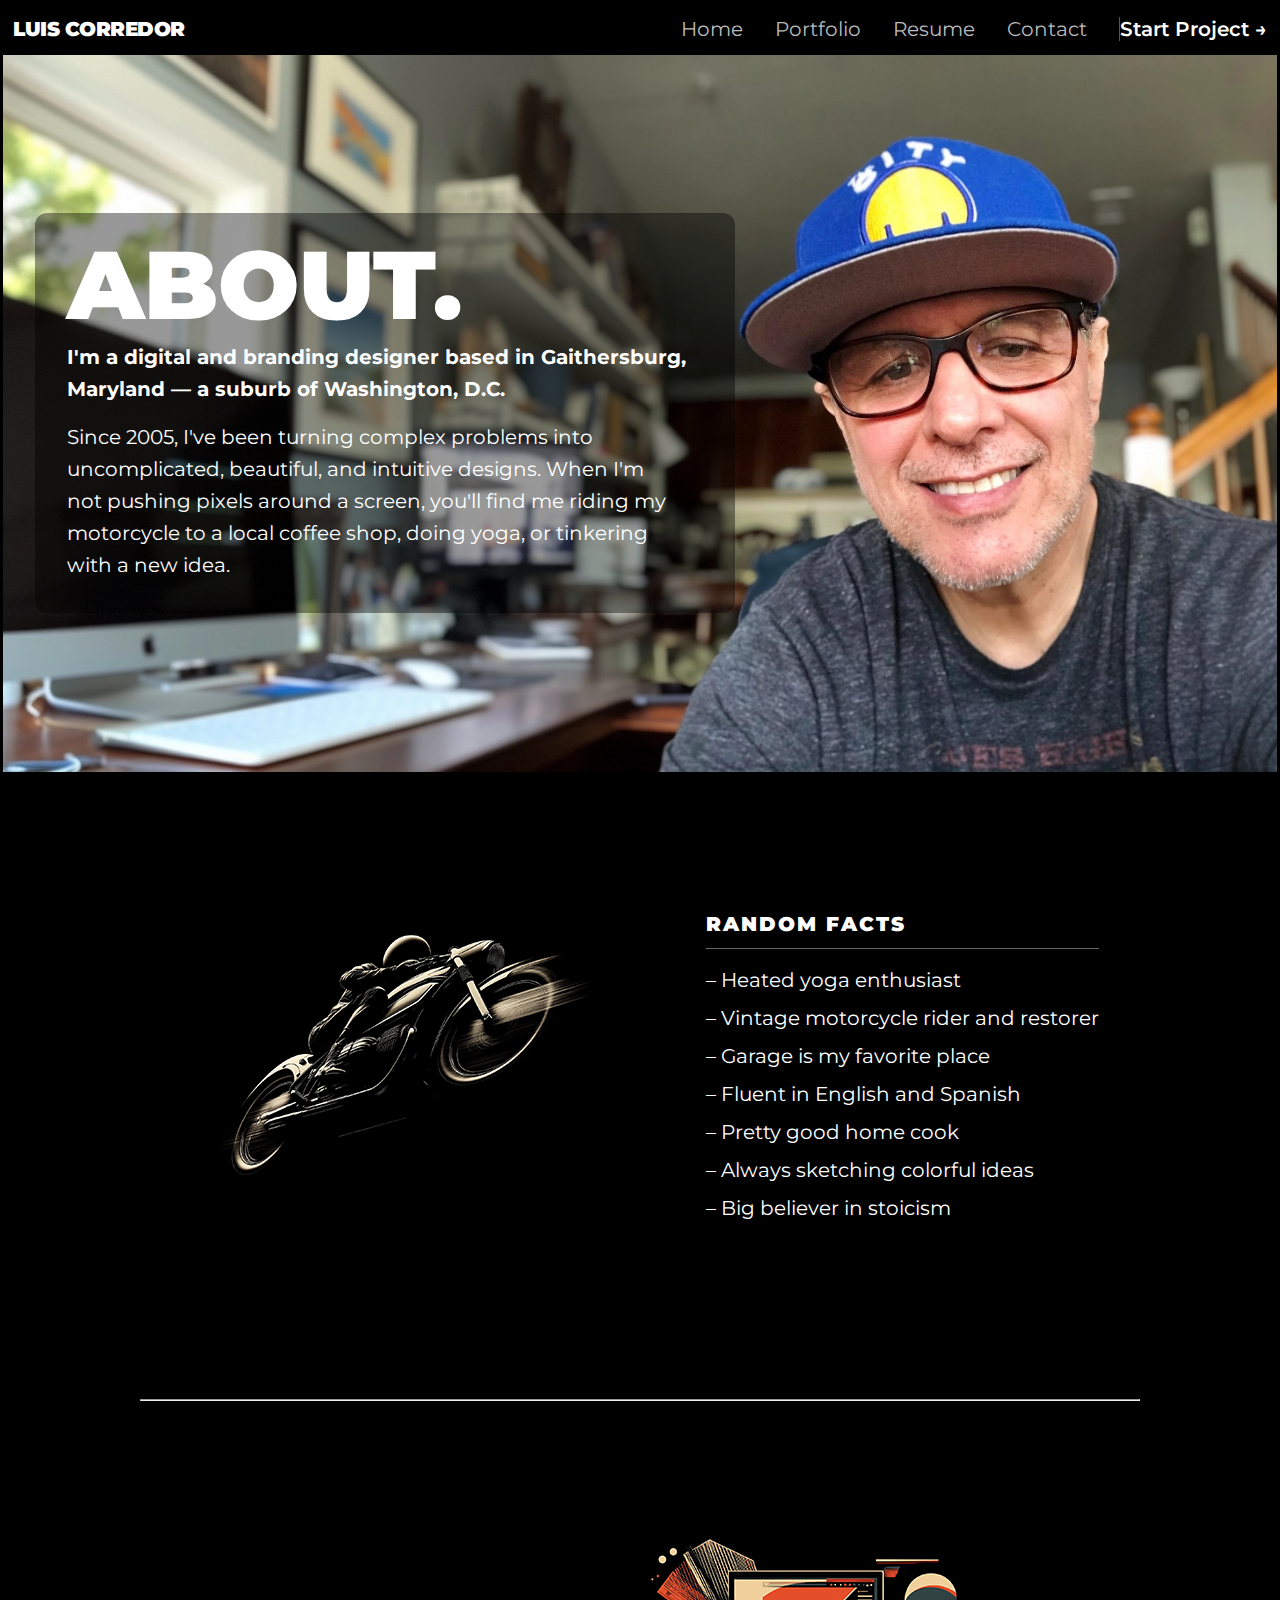
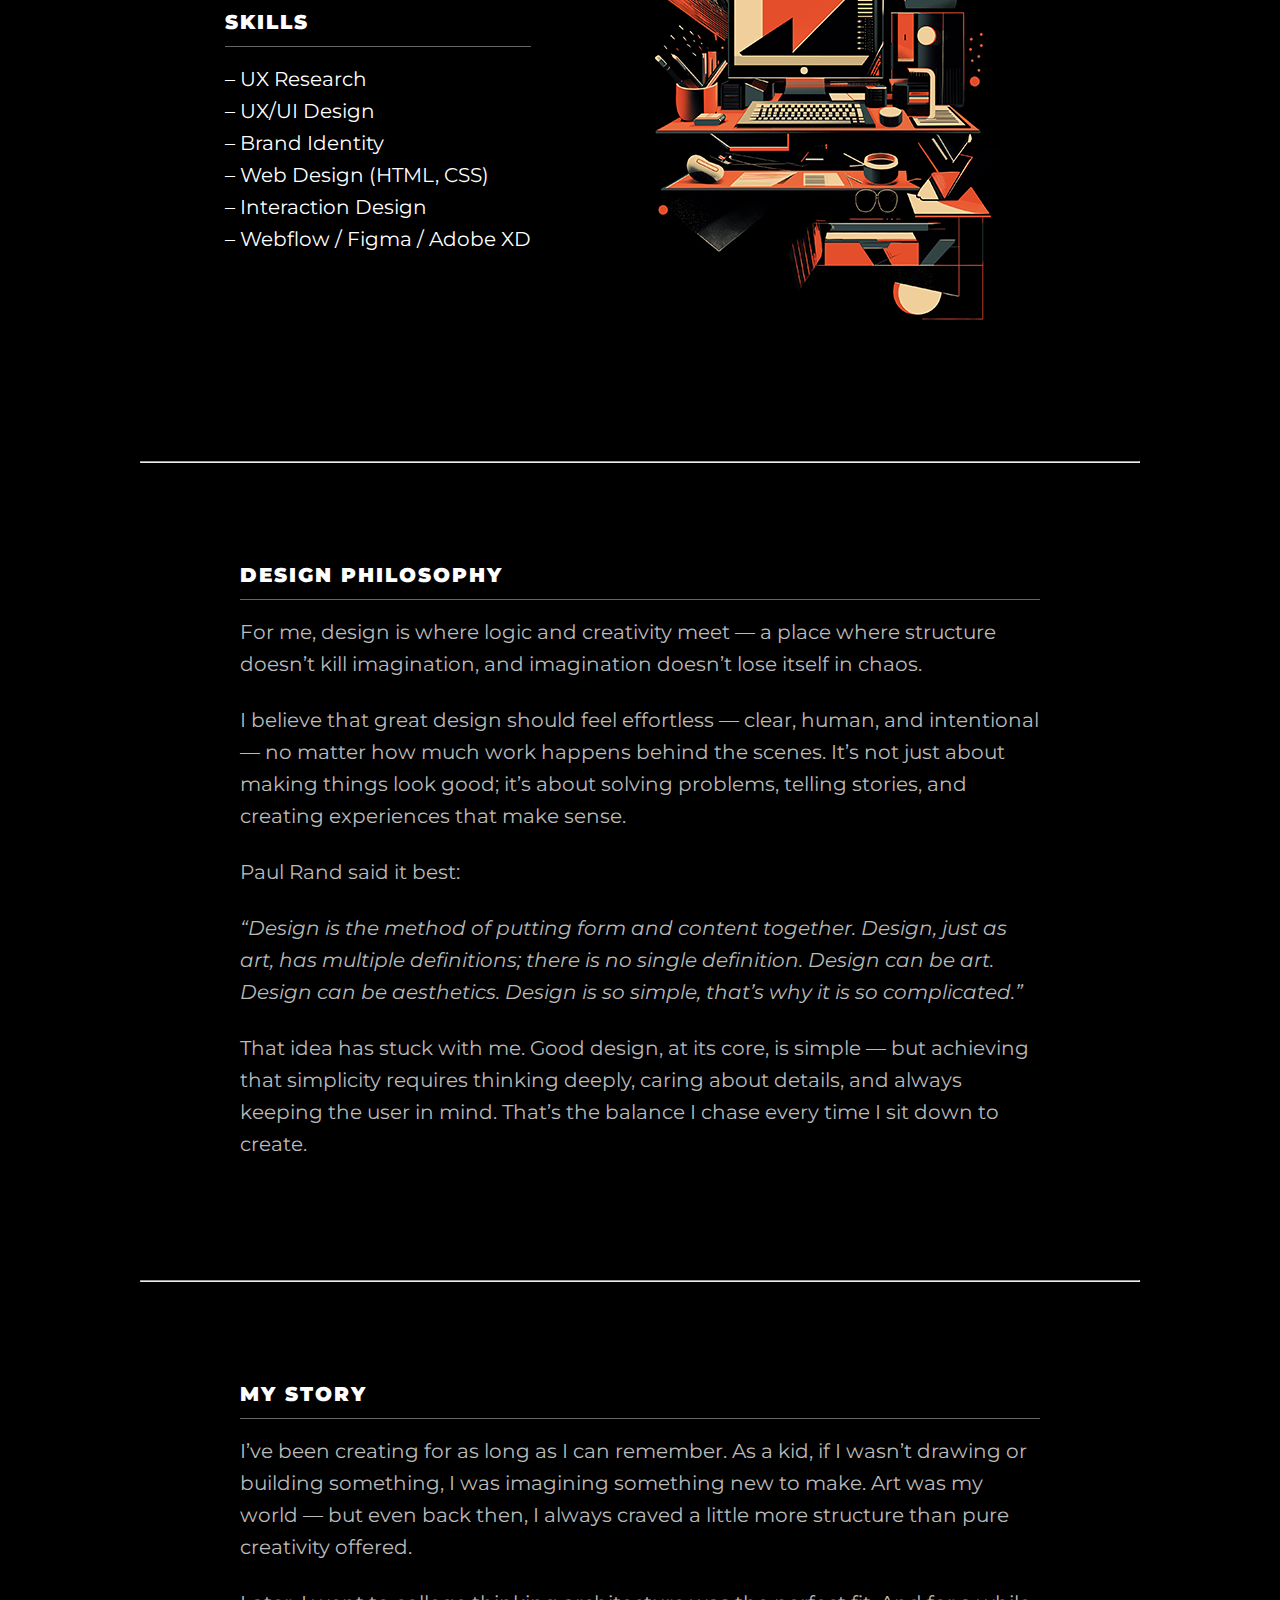
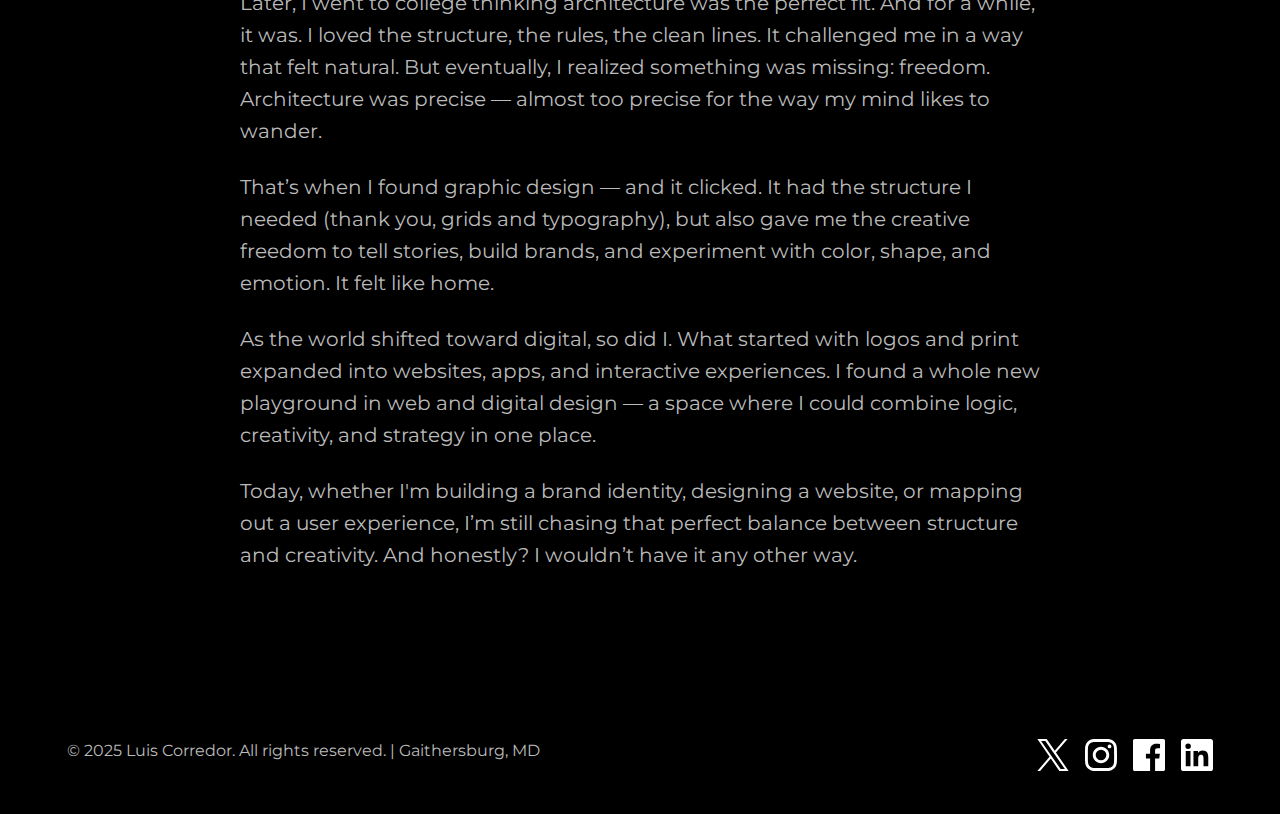
<file: about.html>
<!DOCTYPE html>
<html lang="en">
  <head>
    <meta charset="UTF-8" />
    <meta name="viewport" content="width=device-width, initial-scale=1.0" />
    <title>About | Luis Corredor</title>
    <link rel="stylesheet" href="css/style.css" />
    <link
      href="https://fonts.googleapis.com/css2?family=Montserrat:wght@400;900&display=swap"
      rel="stylesheet"
    />
  </head>

  <body class="about-page">
    <div class="page-wrapper">
      <!-- Navigation -->
      <nav class="site-nav">
        <div class="logo"><a href="index.html">LUIS CORREDOR</a></div>
        <div class="menu-toggle" id="menu-toggle">☰</div>
        <ul class="nav-links">
          <li><a href="index.html">Home</a></li>
          <li><a href="portfolio.html">Portfolio</a></li>
          <li><a href="resume.html">Resume</a></li>
          <li><a href="contact.html">Contact</a></li>
          <li><a href="#" class="cta">Start Project →</a></li>
        </ul>
      </nav>

      <!-- Hero Section -->
      <section class="about-hero">
        <div class="about-hero-content">
          <h1>About.</h1>
          <h2>
            I'm a digital and branding designer based in Gaithersburg, Maryland
            — a suburb of Washington, D.C.
          </h2>
          <p>
            Since 2005, I've been turning complex problems into uncomplicated,
            beautiful, and intuitive designs. When I'm not pushing pixels around
            a screen, you'll find me riding my motorcycle to a local coffee
            shop, doing yoga, or tinkering with a new idea.
          </p>
        </div>
      </section>

      <!-- Main Content -->
      <main>
        <!-- Random Facts Section -->
        <section class="about-facts section">
          <div class="about-content-wrapper">
            <div class="about-image">
              <img
                src="images/cafe_racer_460px.png"
                alt="Creative brain illustration"
              />
            </div>
            <div class="about-text">
              <h2 class="section-title">Random Facts</h2>
              <ul class="about-dashed-list">
                <li>Heated yoga enthusiast</li>
                <li>Vintage motorcycle rider and restorer</li>
                <li>Garage is my favorite place</li>
                <li>Fluent in English and Spanish</li>
                <li>Pretty good home cook</li>
                <li>Always sketching colorful ideas</li>
                <li>Big believer in stoicism</li>
              </ul>
            </div>
          </div>
          <hr class="section-divider" />
        </section>

        <!-- Skills Section -->
        <section class="about-skills section">
          <div class="about-content-wrapper skills-wrapper">
            <div class="about-text">
              <h2 class="section-title">Skills</h2>
              <ul class="about-dashed-list">
                <li>UX Research</li>
                <li>UX/UI Design</li>
                <li>Brand Identity</li>
                <li>Web Design (HTML, CSS)</li>
                <li>Interaction Design</li>
                <li>Webflow / Figma / Adobe XD</li>
              </ul>
            </div>
            <div class="about-image">
              <img src="images/skills.png" alt="Skills Image" />
            </div>
          </div>
        </section>
        <hr class="section-divider" />

        <!-- Design Philosophy Section -->
        <section class="about-philosophy section">
          <div class="about-content-wrapper">
            <div class="about-text">
              <h2 class="section-title">Design Philosophy</h2>

              <p>
                For me, design is where logic and creativity meet — a place
                where structure doesn’t kill imagination, and imagination
                doesn’t lose itself in chaos.
              </p>

              <p>
                I believe that great design should feel effortless — clear,
                human, and intentional — no matter how much work happens behind
                the scenes. It’s not just about making things look good; it’s
                about solving problems, telling stories, and creating
                experiences that make sense.
              </p>

              <p>Paul Rand said it best:</p>

              <p>
                <em
                  >“Design is the method of putting form and content together.
                  Design, just as art, has multiple definitions; there is no
                  single definition. Design can be art. Design can be
                  aesthetics. Design is so simple, that’s why it is so
                  complicated.”</em
                >
              </p>

              <p>
                That idea has stuck with me. Good design, at its core, is simple
                — but achieving that simplicity requires thinking deeply, caring
                about details, and always keeping the user in mind. That’s the
                balance I chase every time I sit down to create.
              </p>
            </div>
          </div>
        </section>
        <hr class="section-divider" />

        <!-- My Story Section -->
        <section class="about-story section">
          <div class="about-content-wrapper">
            <div class="about-text">
              <h2 class="section-title">My Story</h2>
              <p>
                I’ve been creating for as long as I can remember. As a kid, if I
                wasn’t drawing or building something, I was imagining something
                new to make. Art was my world — but even back then, I always
                craved a little more structure than pure creativity offered.
              </p>
              <p>
                Later, I went to college thinking architecture was the perfect
                fit. And for a while, it was. I loved the structure, the rules,
                the clean lines. It challenged me in a way that felt natural.
                But eventually, I realized something was missing: freedom.
                Architecture was precise — almost too precise for the way my
                mind likes to wander.
              </p>
              <p>
                That’s when I found graphic design — and it clicked. It had the
                structure I needed (thank you, grids and typography), but also
                gave me the creative freedom to tell stories, build brands, and
                experiment with color, shape, and emotion. It felt like home.
              </p>
              <p>
                As the world shifted toward digital, so did I. What started with
                logos and print expanded into websites, apps, and interactive
                experiences. I found a whole new playground in web and digital
                design — a space where I could combine logic, creativity, and
                strategy in one place.
              </p>
              <p>
                Today, whether I'm building a brand identity, designing a
                website, or mapping out a user experience, I’m still chasing
                that perfect balance between structure and creativity. And
                honestly? I wouldn’t have it any other way.
              </p>
            </div>
          </div>
        </section>
      </main>

      <!-- Footer -->
      <footer class="site-footer">
        <div class="footer-content">
          <div class="footer-left">
            <p>© 2025 Luis Corredor. All rights reserved. | Gaithersburg, MD</p>
          </div>
          <div class="social-icons">
            <a
              href="https://twitter.com/yourprofile"
              target="_blank"
              aria-label="Twitter"
            >
              <img src="images/x-icon.svg" alt="Twitter" />
            </a>
            <a
              href="https://instagram.com/yourprofile"
              target="_blank"
              aria-label="Instagram"
            >
              <img src="images/instagram-icon.svg" alt="Instagram" />
            </a>
            <a
              href="https://facebook.com/yourprofile"
              target="_blank"
              aria-label="Facebook"
            >
              <img src="images/facebook-icon.svg" alt="Facebook" />
            </a>
            <a
              href="https://linkedin.com/in/yourprofile"
              target="_blank"
              aria-label="LinkedIn"
            >
              <img src="images/linkedin-icon.svg" alt="LinkedIn" />
            </a>
          </div>
        </div>
      </footer>
    </div>

    <script src="js/particles-init.js"></script>
    <script src="js/menu-toggle.js"></script>
    <!-- Floating Start Project Form -->
    <div id="form-overlay" class="form-overlay" style="display: none">
      <div class="form-container">
        <a
          href="#"
          class="close-overlay"
          onclick="document.getElementById('form-overlay').style.display='none'"
          >×</a
        >
        <h2>Start a Project</h2>
        <form action="https://formspree.io/f/movdjnzd" method="POST">
          <input type="hidden" name="_next" value="thank-you.html" />
          <input type="text" name="_gotcha" style="display: none" />

          <label for="name">Full Name</label>
          <input type="text" id="name" name="name" required />

          <label for="email">Email Address</label>
          <input type="email" id="email" name="email" required />

          <label for="project-type">What do you need help with?</label>
          <select id="project-type" name="project-type">
            <option value="branding">Branding</option>
            <option value="web-design">Web Design</option>
            <option value="ux">UX Strategy</option>
            <option value="illustration">Illustration</option>
            <option value="other">Other</option>
          </select>

          <label for="message">Project Details</label>
          <textarea id="message" name="message" rows="4" required></textarea>

          <button type="submit" class="btn">Submit</button>
        </form>
      </div>
    </div>
    <script>
      document.querySelectorAll(".cta").forEach((link) => {
        link.addEventListener("click", function (e) {
          e.preventDefault();
          document.getElementById("form-overlay").style.display = "flex";
        });
      });
    </script>
  </body>
</html>
</file>
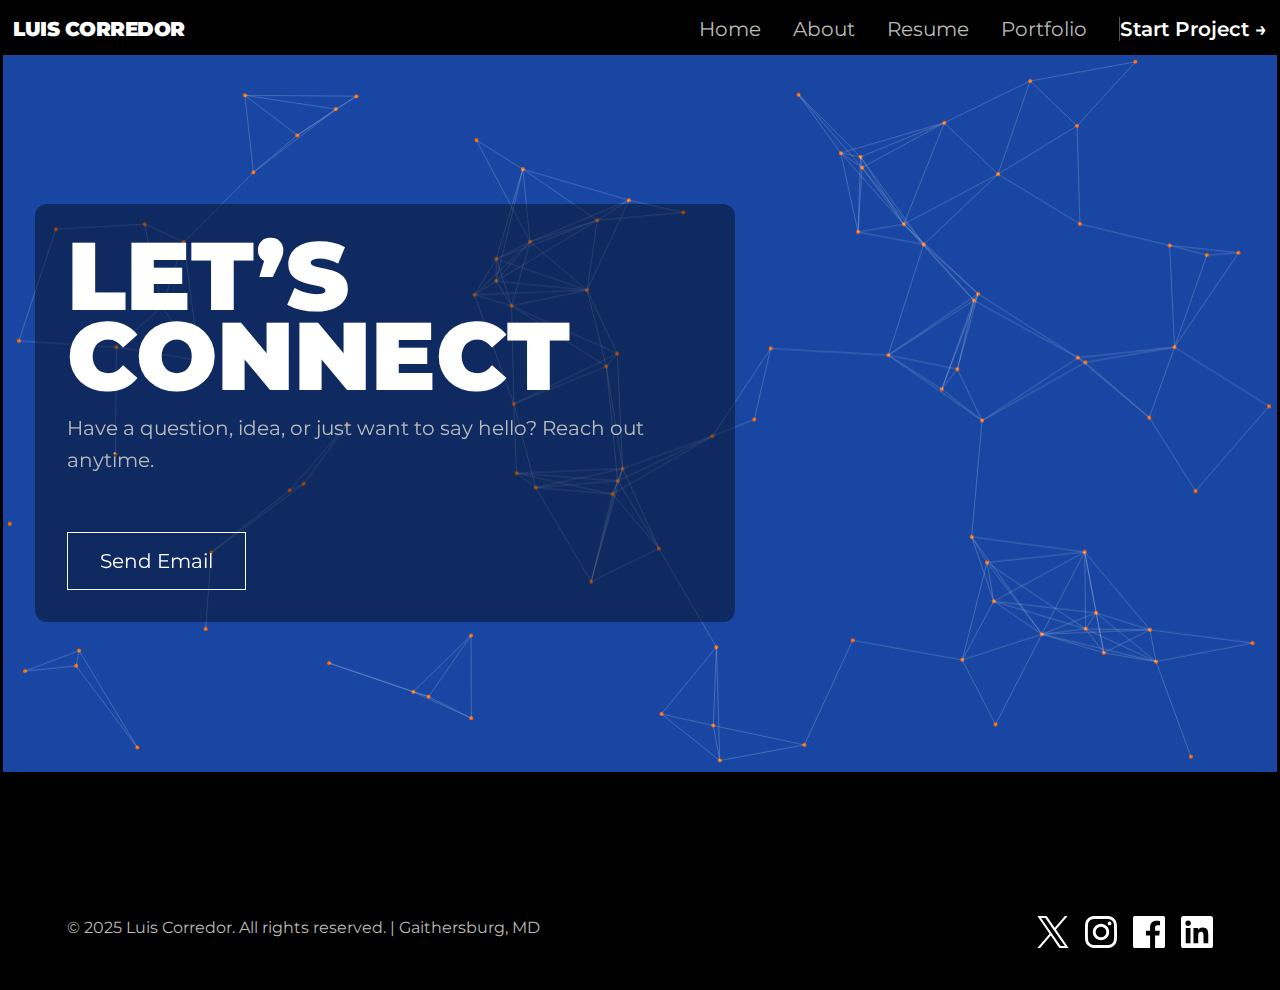
<file: contact.html>
<!DOCTYPE html>
<html lang="en">
  <head>
    <meta charset="UTF-8" />
    <meta name="viewport" content="width=device-width, initial-scale=1.0" />
    <title>Contact | Luis Corredor</title>
    <link rel="stylesheet" href="css/style.css" />
    <link
      href="https://fonts.googleapis.com/css2?family=Montserrat:wght@400;900&display=swap"
      rel="stylesheet"
    />
  </head>
  <body class="body-contact">
    <div class="page-wrapper">
      <nav class="site-nav">
        <div class="logo"><a href="index.html">LUIS CORREDOR</a></div>
        <div class="menu-toggle" id="menu-toggle">☰</div>
        <ul class="nav-links">
          <li><a href="index.html">Home</a></li>
          <li><a href="about.html">About</a></li>
          <li><a href="resume.html">Resume</a></li>
          <li><a href="portfolio.html">Portfolio</a></li>
          <li><a href="#" class="cta">Start Project →</a></li>
        </ul>
      </nav>

      <section class="contact-hero">
        <canvas id="hero-canvas"></canvas>
        <div class="contact-hero-content">
          <h1>Let’s Connect</h1>
          <p>
            Have a question, idea, or just want to say hello? Reach out anytime.
          </p>
          <a class="btn outline-btn" href="mailto:l.corredor@me.com"
            >Send Email</a
          >
        </div>
      </section>

      <footer class="site-footer">
        <div class="footer-content">
          <div class="footer-left">
            <p>© 2025 Luis Corredor. All rights reserved. | Gaithersburg, MD</p>
          </div>
          <div class="social-icons">
            <a
              href="https://twitter.com/yourprofile"
              target="_blank"
              aria-label="Twitter"
            >
              <img src="images/x-icon.svg" alt="Twitter" />
            </a>
            <a
              href="https://instagram.com/yourprofile"
              target="_blank"
              aria-label="Instagram"
            >
              <img src="images/instagram-icon.svg" alt="Instagram" />
            </a>
            <a
              href="https://facebook.com/yourprofile"
              target="_blank"
              aria-label="Facebook"
            >
              <img src="images/facebook-icon.svg" alt="Facebook" />
            </a>
            <a
              href="https://linkedin.com/in/yourprofile"
              target="_blank"
              aria-label="LinkedIn"
            >
              <img src="images/linkedin-icon.svg" alt="LinkedIn" />
            </a>
          </div>
        </div>
      </footer>
    </div>
    <script src="js/particles-resume.js"></script>
    <script src="js/menu-toggle.js"></script>

    <!-- Floating Start Project Form -->
    <div id="form-overlay" class="form-overlay" style="display: none">
      <div class="form-container">
        <a
          href="#"
          class="close-overlay"
          onclick="document.getElementById('form-overlay').style.display='none'"
          >×</a
        >
        <h2>Start a Project</h2>
        <form action="https://formspree.io/f/movdjnzd" method="POST">
          <input type="hidden" name="_next" value="thank-you.html" />
          <input type="text" name="_gotcha" style="display: none" />
          <label for="name">Full Name</label>
          <input type="text" id="name" name="name" required />
          <label for="email">Email Address</label>
          <input type="email" id="email" name="email" required />
          <label for="project-type">What do you need help with?</label>
          <select id="project-type" name="project-type">
            <option value="branding">Branding</option>
            <option value="web-design">Web Design</option>
            <option value="ux">UX Strategy</option>
            <option value="illustration">Illustration</option>
            <option value="other">Other</option>
          </select>
          <label for="message">Project Details</label>
          <textarea id="message" name="message" rows="4" required></textarea>
          <button type="submit" class="btn">Submit</button>
        </form>
      </div>
    </div>

    <script>
      document.querySelectorAll(".cta").forEach((link) => {
        link.addEventListener("click", function (e) {
          e.preventDefault();
          document.getElementById("form-overlay").style.display = "flex";
        });
      });
    </script>
  </body>
</html>
</file>
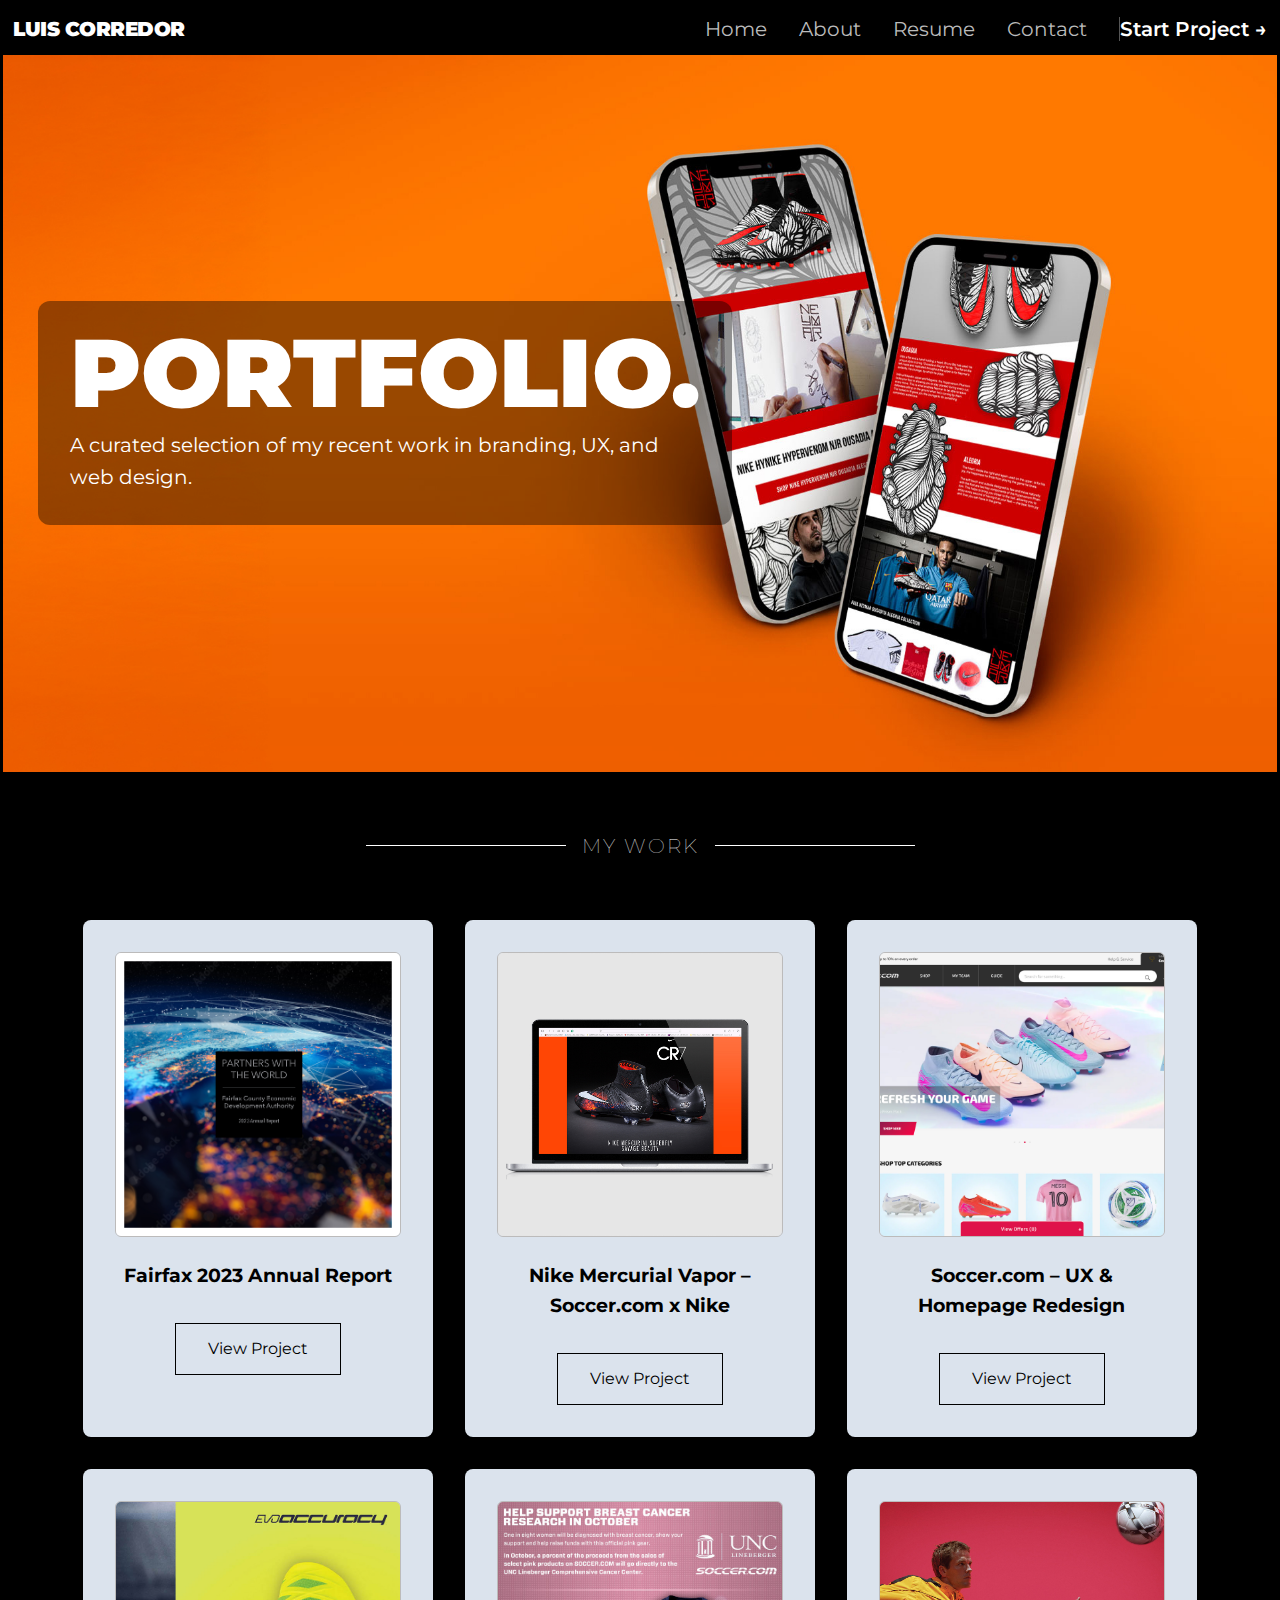
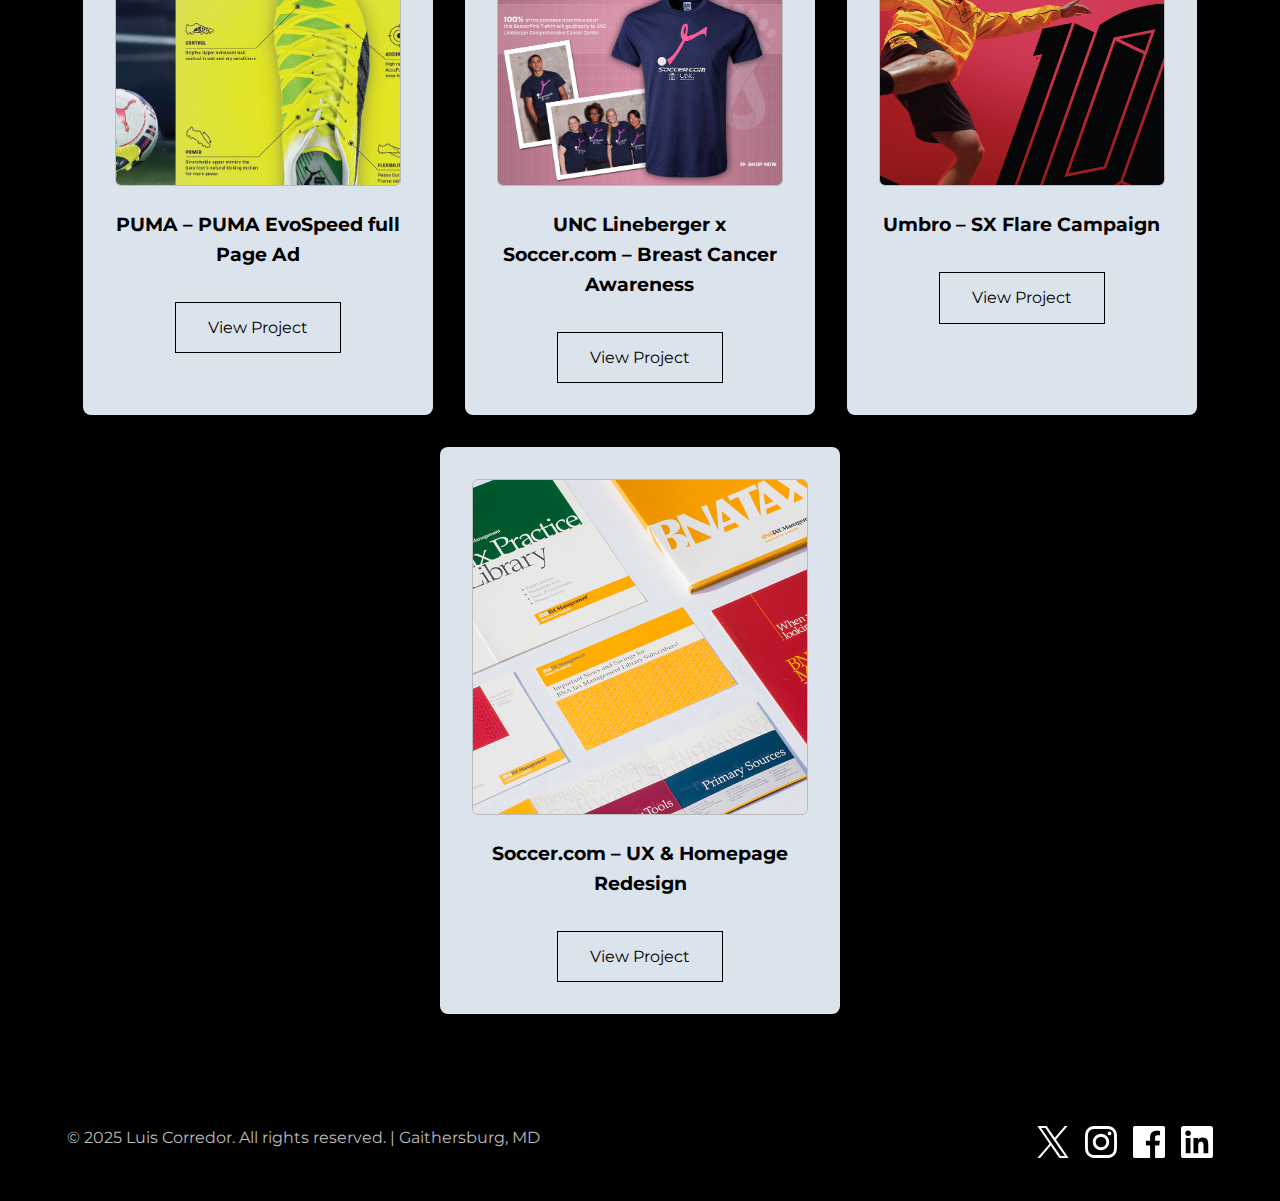
<file: portfolio.html>
<!DOCTYPE html>
<html lang="en">
  <head>
    <meta charset="UTF-8" />
    <meta name="viewport" content="width=device-width, initial-scale=1.0" />
    <title>Portfolio | Luis Corredor</title>
    <link rel="stylesheet" href="css/style.css" />
    <link
      href="https://fonts.googleapis.com/css2?family=Montserrat:wght@400;900&display=swap"
      rel="stylesheet"
    />
    <style>
      .portfolio-hero {
        background: url("../images/project3-hero.jpg") no-repeat center center;
        background-size: cover;
      }
    </style>
  </head>

  <body class="body-portfolio">
    <div class="page-wrapper">
      <!-- Navigation -->
      <nav class="site-nav">
        <div class="logo"><a href="index.html">LUIS CORREDOR</a></div>
        <div class="menu-toggle" id="menu-toggle">☰</div>
        <ul class="nav-links">
          <li><a href="index.html">Home</a></li>
          <li><a href="about.html">About</a></li>
          <!-- <-- This line changed -->
          <li><a href="resume.html">Resume</a></li>
          <li><a href="contact.html">Contact</a></li>
          <li><a href="#" class="cta">Start Project →</a></li>
        </ul>
      </nav>

      <!-- Hero Section -->
      <section class="portfolio-hero">
        <div class="portfolio-hero-content">
          <h1>Portfolio.</h1>
          <h2>
            A curated selection of my recent work in branding, UX, and web
            design.
          </h2>
        </div>
      </section>
      <!-- Main Content -->
      <main>
        <section class="projects section">
          <div class="projects-header">
            <hr class="line" />
            <h2>MY WORK</h2>
            <hr class="line" />
          </div>
          <div class="portfolio-project-cards" style="display: flex; flex-wrap: wrap; gap: 2rem; justify-content: center;">
            <!-- Project 1 -->
            <div class="portfolio-project-card" style="flex: 1 1 calc(33.333% - 2rem); max-width: calc(33.333% - 2rem);">
              <img
                src="images/fairfax_2023_ar_cover.jpg"
                alt="Fairfax County 2023 Annual Report Cover"
                class="project-image"
              />
              <h3>Fairfax 2023 Annual Report</h3>
              <a href="#" class="btn" onclick="openOverlay('project1')"
                >View Project</a
              >
            </div>

            <!-- Project 2 -->
            <div class="portfolio-project-card" style="flex: 1 1 calc(33.333% - 2rem); max-width: calc(33.333% - 2rem);">
              <img
                src="images/nike_merc_lp.jpg"
                alt="Nike Mercurial Vapor Project Thumbnail"
                class="project-image"
              />
              <h3>Nike Mercurial Vapor – Soccer.com x Nike</h3>
              <a href="#" class="btn" onclick="openOverlay('project2')"
                >View Project</a
              >
            </div>

            <!-- Project 3 -->
            <div class="portfolio-project-card" style="flex: 1 1 calc(33.333% - 2rem); max-width: calc(33.333% - 2rem);">
              <img
                src="images/soccer_sq.jpg"
                alt="Soccer.com Project Thumbnail"
                class="project-image"
              />
              <h3>Soccer.com – UX & Homepage Redesign</h3>
              <a href="#" class="btn" onclick="openOverlay('project3')"
                >View Project</a
              >
            </div>

            <!-- Project 4 -->
            <div class="portfolio-project-card" style="flex: 1 1 calc(33.333% - 2rem); max-width: calc(33.333% - 2rem);">
              <img
                src="images/puma_ evo_ad_sq.jpg"
                alt="Project Thumbnail Placeholder"
                class="project-image"
              />
              <h3>PUMA – PUMA EvoSpeed full Page Ad</h3>
              <a href="#" class="btn" onclick="openOverlay('project4')"
                >View Project</a
              >
            </div>

            <!-- Project 5 -->
            <div class="portfolio-project-card" style="flex: 1 1 calc(33.333% - 2rem); max-width: calc(33.333% - 2rem);">
              <img
                src="images/unc_sq.jpg"
                alt="Project Thumbnail Placeholder"
                class="project-image"
              />
              <h3>UNC Lineberger x Soccer.com – Breast Cancer Awareness</h3>
              <a href="#" class="btn" onclick="openOverlay('project5')"
                >View Project</a
              >
            </div>

            <!-- Project 6 -->
            <div class="portfolio-project-card" style="flex: 1 1 calc(33.333% - 2rem); max-width: calc(33.333% - 2rem);">
              <img
                src="images/owen_sq.jpg"
                alt="Project Thumbnail Placeholder"
                class="project-image"
              />
              <h3>Umbro – SX Flare Campaign</h3>
              <a href="#" class="btn" onclick="openOverlay('project6')"
                >View Project</a
              >
            </div>

            <!-- Project 7 -->
            <div class="portfolio-project-card">
              <img
                src="images/bna_tax_sq.jpg"
                alt="Project Thumbnail Placeholder"
                class="project-image"
              />
              <h3>Soccer.com – UX & Homepage Redesign</h3>
              <a href="#" class="btn" onclick="openOverlay('project7')"
                >View Project</a
              >
            </div>
          </div>
        </section>
      </main>

      <!-- Footer -->
      <footer class="site-footer">
        <div class="footer-content">
          <div class="footer-left">
            <p>© 2025 Luis Corredor. All rights reserved. | Gaithersburg, MD</p>
          </div>
          <div class="social-icons">
            <a
              href="https://twitter.com/yourprofile"
              target="_blank"
              aria-label="Twitter"
            >
              <img src="images/x-icon.svg" alt="Twitter" />
            </a>
            <a
              href="https://instagram.com/yourprofile"
              target="_blank"
              aria-label="Instagram"
            >
              <img src="images/instagram-icon.svg" alt="Instagram" />
            </a>
            <a
              href="https://facebook.com/yourprofile"
              target="_blank"
              aria-label="Facebook"
            >
              <img src="images/facebook-icon.svg" alt="Facebook" />
            </a>
            <a
              href="https://linkedin.com/in/yourprofile"
              target="_blank"
              aria-label="LinkedIn"
            >
              <img src="images/linkedin-icon.svg" alt="LinkedIn" />
            </a>
          </div>
        </div>
      </footer>
    </div>
    <!-- end page-wrapper -->

    <script src="js/particles-init.js"></script>
    <script src="js/menu-toggle.js"></script>

    <!-- Floating Start Project Form -->
    <div id="form-overlay" class="form-overlay" style="display: none">
      <div class="form-container">
        <a
          href="#"
          class="close-overlay"
          onclick="document.getElementById('form-overlay').style.display='none'"
          >×</a
        >
        <h2>Start a Project</h2>
        <form action="https://formspree.io/f/movdjnzd" method="POST">
          <input type="hidden" name="_next" value="thank-you.html" />
          <input type="text" name="_gotcha" style="display: none" />
          <label for="name">Full Name</label>
          <input type="text" id="name" name="name" required />
          <label for="email">Email Address</label>
          <input type="email" id="email" name="email" required />
          <label for="project-type">What do you need help with?</label>
          <select id="project-type" name="project-type">
            <option value="branding">Branding</option>
            <option value="web-design">Web Design</option>
            <option value="ux">UX Strategy</option>
            <option value="illustration">Illustration</option>
            <option value="other">Other</option>
          </select>
          <label for="message">Project Details</label>
          <textarea id="message" name="message" rows="4" required></textarea>
          <button type="submit" class="btn">Submit</button>
        </form>
      </div>
    </div>

    <script>
      document.querySelectorAll(".cta").forEach((link) => {
        link.addEventListener("click", function (e) {
          e.preventDefault();
          document.getElementById("form-overlay").style.display = "flex";
        });
      });

      function openOverlay(id) {
        document.getElementById(id).style.display = "flex";
      }
    </script>

    <!-- Project 1 Overlay -->
    <div id="project1" class="project-overlay scroll" style="display: none">
      <div class="form-container project-overlay-container">
        <a
          href="#"
          class="close-overlay scroll-overlay-close"
          onclick="document.getElementById('project1').style.display='none'"
          >×</a
        >
        <div class="image-scroll-area" style="max-height: 70vh">
          <img
            src="images/faifax_800w.jpg"
            alt="Fairfax County 2023 Annual Report Full Preview"
            class="project-preview-img"
            style="max-width: 100%; height: auto"
          />
        </div>
        <div class="fixed-overlay-description">
          <div class="nike-meta fixed-meta">
            <h2>Fairfax 2023 Annual Report</h2>
            <p>
              <strong>Client:</strong> Fairfax County Economic Development
              Authority
            </p>
            <p><strong>Role:</strong> Lead Designer</p>
            <p><strong>Tools:</strong> Adobe InDesign, Photoshop</p>
            <p><strong>Course:</strong> Professional Freelance Project</p>
            <p>
              Designed the Fairfax County Economic Development Authority’s 2023
              annual report, balancing corporate polish with engaging data
              visuals. Focused on clarity, layout flow, and integrating branding
              with accessibility. Oversaw the layout of over 20 pages, charts,
              and callouts designed to appeal to business stakeholders and local
              government audiences.
            </p>
          </div>
        </div>
      </div>
    </div>

    <!-- Project 2 Overlay -->
    <div id="project2" class="project-overlay scroll" style="display: none">
      <div
        class="form-container project-overlay-container"
        style="
          max-height: 90vh;
          height: 90vh;
          display: flex;
          flex-direction: column;
          justify-content: space-between;
        "
      >
        <a
          href="#"
          class="close-overlay scroll-overlay-close"
          onclick="document.getElementById('project2').style.display='none'"
          >×</a
        >
        <div
          class="image-scroll-area"
          style="overflow-y: auto; max-height: 70vh"
        >
          <img
            src="images/nike_mercurial_vapor.jpg"
            alt="Nike Mercurial Vapor Project Full Preview"
            style="max-width: 100%; height: auto"
          />
        </div>
        <div class="fixed-overlay-description">
          <div class="nike-meta fixed-meta">
            <h2>Nike Mercurial Vapor – Soccer.com x Nike</h2>
            <p><strong>Client:</strong> Nike (via Soccer.com)</p>
            <p>
              <strong>Role:</strong> Web Designer, Art Director, Photographer
            </p>
            <p><strong>Year:</strong> 2023</p>
            <p>
              This project was a landing page for the Nike Mercurial Vapor shoe.
              I collaborated with Nike while freelancing for Soccer.com. I led
              the photography direction and editing, and handled all web design.
              The goal was to create an immersive digital experience for the
              shoe’s launch.
            </p>
          </div>
        </div>
      </div>
    </div>

    <!-- Project 3 Overlay -->
    <div id="project3" class="project-overlay scroll" style="display: none">
      <div
        class="form-container project-overlay-container"
        style="
          max-height: 90vh;
          height: 90vh;
          display: flex;
          flex-direction: column;
          justify-content: space-between;
        "
      >
        <a
          href="#"
          class="close-overlay scroll-overlay-close"
          onclick="document.getElementById('project3').style.display='none'"
          >×</a
        >
        <div
          class="image-scroll-area"
          style="overflow-y: auto; max-height: 70vh"
        >
          <img
            src="images/soccer_home.jpg"
            alt="Soccer.com Full Homepage Preview"
            style="max-width: 100%; height: auto"
          />
        </div>
        <div class="fixed-overlay-description">
          <div class="nike-meta fixed-meta">
            <h2>Soccer.com – UX & Homepage Redesign</h2>
            <p><strong>Client:</strong> Soccer.com</p>
            <p><strong>Role:</strong> Lead Designer</p>
            <p><strong>Tools:</strong> Adobe XD, Photoshop, Illustrator</p>
            <p><strong>Years:</strong> 2013–2023</p>
            <p>
              For over a decade, I have led the design evolution of Soccer.com’s
              digital presence. This homepage redesign focused on reducing
              friction in the user journey, simplifying category navigation, and
              enhancing overall visual hierarchy for better product
              discoverability. With extensive A/B testing and user feedback, the
              design refined calls to action, prioritized key product lines, and
              aligned closely with seasonal campaigns to drive conversion.
            </p>
          </div>
        </div>
      </div>
    </div>
    <!-- Project 4 Overlay -->
    <div id="project4" class="project-overlay scroll" style="display: none">
      <div class="form-container project-overlay-container">
        <a
          href="#"
          class="close-overlay scroll-overlay-close"
          onclick="document.getElementById('project4').style.display='none'"
          >×</a
        >
        <div class="image-scroll-area" style="overflow-y: auto; max-height: 70vh">
          <img
            src="images/puma_ evo_ad.jpg"
            alt="PUMA EvoSpeed Full Page Ad"
            style="max-width: 100%; height: auto"
          />
        </div>
        <div class="fixed-overlay-description">
          <div class="nike-meta fixed-meta">
            <h2>PUMA – EvoSpeed Campaign</h2>
            <p><strong>Client:</strong> PUMA</p>
            <p><strong>Role:</strong> Campaign Designer</p>
            <p><strong>Tools:</strong> Photoshop, Illustrator, InDesign</p>
            <p><strong>Year:</strong> 2023</p>
            <p>Collaborated with PUMA to design a high-impact campaign for the launch of the EvoSpeed shoe. Deliverables included digital and print ads, social graphics, and in-store retail displays — all unified under a bold, speed-driven design language tailored to their global audience.</p>
          </div>
        </div>
      </div>
    </div>
          <!-- Project 5 Overlay -->
    <div id="project5" class="project-overlay scroll" style="display: none">
      <div class="form-container project-overlay-container">
        <a
          href="#"
          class="close-overlay scroll-overlay-close"
          onclick="document.getElementById('project5').style.display='none'"
          >×</a
        >
        <div class="image-scroll-area" style="overflow-y: auto; max-height: 70vh">
          <img
            src="images/unc_landing_page.jpg"
            alt="UNC Lineberger x Soccer.com – Breast Cancer Awareness Campaign"
            style="max-width: 100%; height: auto"
          />
        </div>
        <div class="fixed-overlay-description">
          <div class="nike-meta fixed-meta">
            <h2>UNC Lineberger x Soccer.com – Breast Cancer Awareness Campaign</h2>
            <p><strong>Client:</strong> Soccer.com, UNC Lineberger Comprehensive Cancer Center</p>
            <p><strong>Role:</strong> Art Director, Designer</p>
            <p><strong>Tools:</strong> Photoshop, InDesign</p>
            <p><strong>Year:</strong> 2018</p>
            <p>I donated my time and design skills to support the UNC Lineberger Cancer Center during Breast Cancer Awareness Month. This campaign aimed to raise funds and awareness through a collection of limited-edition pink gear. Assets included a responsive landing page, promotional graphics, and digital banners used across web, email, and social. All proceeds from the gear went directly to cancer research and patient support programs.</p>
          </div>
        </div>
      </div>
    </div>
          <!-- Project 6 Overlay -->
    <div id="project6" class="project-overlay scroll" style="display: none">
      <div class="form-container project-overlay-container">
        <a
          href="#"
          class="close-overlay scroll-overlay-close"
          onclick="document.getElementById('project6').style.display='none'"
          >×</a
        >
        <div class="image-scroll-area" style="overflow-y: auto; max-height: 70vh">
          <img
            src="images/owen_ad.jpg"
            alt="Umbro SX Flare Ad"
            style="max-width: 100%; height: auto"
          />
        </div>
        <div class="fixed-overlay-description">
          <div class="nike-meta fixed-meta">
            <h2>Umbro - Soocer.com – SX Flare Campaign</h2>
            <p><strong>Client:</strong> Umbro</p>
            <p><strong>Role:</strong> Lead Designer, Illustrator</p>
            <p><strong>Tools:</strong> Photoshop, Illustrator</p>
            <p><strong>Year:</strong> 2010</p>
            <p>
              Collaborated with Umbro to design a striking visual campaign for the SX Flare cleat, highlighting performance and flair. My role included leading the design direction and producing all illustrative elements featured in the final campaign, which appeared across web, print, and in-store displays.
            </p>
          </div>
        </div>
      </div>
    </div>
    <!-- Project 7 Overlay -->
    <div id="project7" class="project-overlay scroll" style="display: none">
      <div class="form-container project-overlay-container">
        <a href="#" class="close-overlay scroll-overlay-close" onclick="document.getElementById('project7').style.display='none'">×</a>
        <div class="image-scroll-area" style="overflow-y: auto; max-height: 70vh">
          <img src="images/bnatax.jpg" alt="BNA Tax Management Marketing Materials" style="max-width: 100%; height: auto" />
        </div>
        <div class="fixed-overlay-description">
          <div class="nike-meta fixed-meta">
            <h2>BNA Tax Management – Marketing & Sales Collateral</h2>
            <p><strong>Client:</strong> BNA Tax Management</p>
            <p><strong>Role:</strong> Art Director, Designer</p>
            <p><strong>Tools:</strong> InDesign, Illustrator, Photoshop</p>
            <p><strong>Year:</strong> 2018</p>
            <p>
              Led the creative direction and execution of a full marketing and sales collateral package for BNA Tax Management. This included custom-designed brochures, product guides, direct mail inserts, and premium die-cut presentation folders. The cohesive system emphasized accessibility, clarity, and strong brand alignment, supporting BNA’s position as a leader in professional tax resources.
            </p>
          </div>
        </div>
      </div>
    </div>
  </body>
</html>
</file>
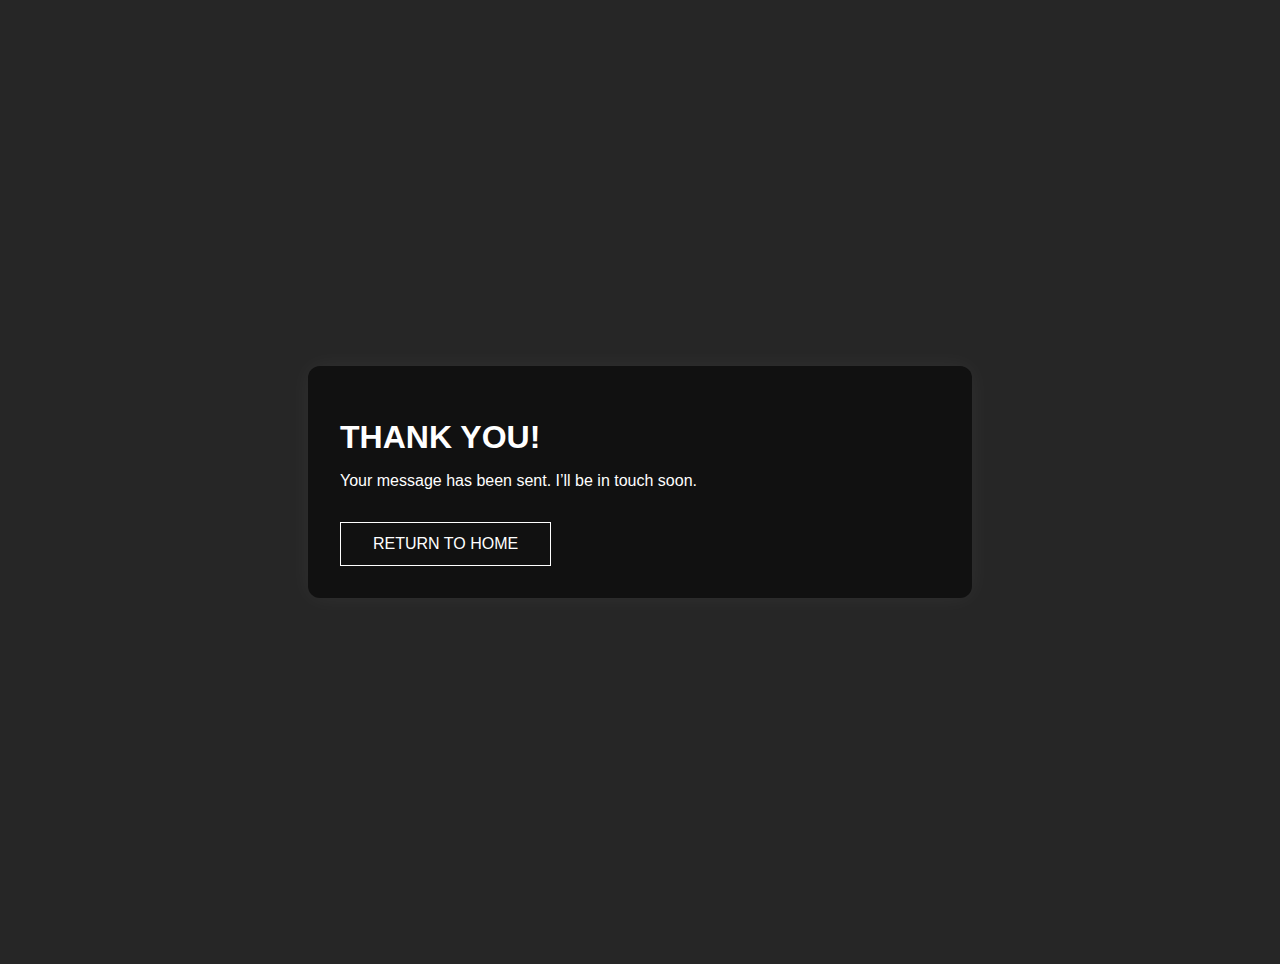
<file: thank-you.html>
<!DOCTYPE html>
<html lang="en">
  <head>
    <meta charset="UTF-8" />
    <title>Thank You</title>
    <style>
      body {
        background-color: rgba(0, 0, 0, 0.85);
        font-family: "Montserrat", sans-serif;
        margin: 0;
        padding: 2rem;
        display: flex;
        justify-content: center;
        align-items: center;
        height: 100vh;
      }

      .thank-you-message {
        background: #111;
        color: #fff;
        padding: 2rem;
        border-radius: 12px;
        max-width: 600px;
        width: 100%;
        text-align: left;
        box-shadow: 0 0 25px rgba(255, 255, 255, 0.05);
      }

      h1 {
        font-size: 2rem;
        margin-bottom: 1rem;
        text-transform: uppercase;
      }

      p {
        font-size: 1rem;
        margin-bottom: 2rem;
      }

      a {
        display: inline-block;
        background: none;
        border: 1px solid #fff;
        color: #fff;
        padding: 0.75rem 2rem;
        font-size: 1rem;
        text-decoration: none;
        text-transform: uppercase;
        transition: background 0.3s ease, color 0.3s ease;
        border-radius: 0;
      }

      a:hover {
        background-color: #fff;
        color: #000;
      }
    </style>
  </head>
  <body>
    <div class="thank-you-message">
      <h1>Thank You!</h1>
      <p>Your message has been sent. I’ll be in touch soon.</p>
      <a href="index.html">Return to Home</a>
    </div>
    <script>
      setTimeout(() => {
        window.location.href = "index.html";
      }, 5000);
    </script>
  </body>
</html>
</file>
<file: css/style.css>
* {
  margin: 0;
  padding: 0;
  box-sizing: border-box;
}

html {
  font-size: 100%;
  max-width: 100%;
  overflow-x: hidden;
}
body {
  background-color: #000;
  color: #fff;
  font-family: "Montserrat", sans-serif;
  font-weight: 400;
  font-size: 1rem;
  line-height: 1.6;
  min-height: 100vh;
  max-width: 100%;
  overflow-x: hidden;
}

.btn {
  display: inline-block;
  padding: 0.75rem 2rem;
  border: 1px solid #fff;
  color: #fff;
  text-decoration: none;
  transition: background-color 0.3s ease, color 0.3s ease;
  margin-top: 1.5rem;
}

.btn:hover {
  background-color: #fff;
  color: #000;
}

/* ==========================================================================
   2. GLOBAL COMPONENTS
   ========================================================================== */

/* Navigation, Footer, Cards, Overlay, Social, etc. (finalized, deduplicated below) */

/* ==========================================================================
   3. HOMEPAGE STYLES
   ========================================================================== */

/* ==========================================================================
   4. ABOUT PAGE STYLES
   ========================================================================== */
/* ==========================================================================
   1. GLOBAL RESET
   ========================================================================== */
* {
  margin: 0;
  padding: 0;
  box-sizing: border-box;
}
html {
  font-size: 100%;
  max-width: 100%;
  overflow-x: hidden;
}
body {
  background-color: #000;
  color: #fff;
  font-family: "Montserrat", sans-serif;
  font-weight: 400;
  font-size: 1rem;
  line-height: 1.6;
  min-height: 100vh;
  max-width: 100%;
  overflow-x: hidden;
}

/* ==========================================================================
   2. GLOBAL COMPONENTS
   ========================================================================== */
.btn {
  display: inline-block;
  padding: 0.75rem 2rem;
  border: 1px solid #fff;
  color: #fff;
  text-decoration: none;
  transition: background-color 0.3s ease, color 0.3s ease;
  margin-top: 1.5rem;
}
.btn:hover {
  background-color: #fff;
  color: #000;
}
.site-nav {
  display: flex;
  justify-content: space-between;
  align-items: center;
  background-color: #000;
  color: #fff;
  font-size: 1.25rem;
  padding: 10px 10px;
}
.logo {
  font-weight: 900;
  font-size: 1.25rem;
  letter-spacing: -0.5px;
}
.nav-links {
  list-style: none;
  display: flex;
  gap: 2rem;
}
.nav-links a {
  color: #bbb;
  text-decoration: none;
  transition: color 0.3s ease;
}
.nav-links a:hover {
  color: #fff;
}
.nav-links .cta {
  font-weight: 600;
  color: #fff;
  border-left: 1px solid #555;
}
.logo a {
  color: #ffffff;
  text-decoration: none;
}
.logo a:visited,
.logo a:hover,
.logo a:active,
.logo a:focus {
  color: #ffffff;
  text-decoration: none;
}
.page-wrapper {
  max-width: 1440px;
  margin: 0 auto;
  padding: 0.2rem;
}
.menu-toggle {
  display: none;
  font-size: 2rem;
  cursor: pointer;
  user-select: none;
}
.social-icons {
  display: flex;
  justify-content: flex-end;
  gap: 1rem;
  margin-top: 1rem;
}
.social-icons a img {
  width: 32px;
  height: 32px;
  transition: opacity 0.3s ease;
}
.social-icons a img:hover {
  opacity: 0.7;
}
.footer {
  position: absolute;
  bottom: 0;
  left: 0;
  width: 100%;
  color: #fff;
  display: flex;
  justify-content: space-between;
  align-items: flex-end;
  padding: 10px 20px;
  z-index: 3;
}
.footer-section {
  font-size: 1.25rem;
  line-height: 1.6;
  background-color: rgba(0, 255, 255, 0);
  flex: 1;
  text-align: center;
}
.footer-right {
  text-align: right;
}
.footer-section a {
  color: #fff;
  text-decoration: none;
  font-weight: 400;
  transition: font-weight 0.2s ease, color 0.2s ease;
}
.footer-section a:hover,
.footer-section a:active {
  font-weight: 700;
  color: #ffffff;
}
.site-footer {
  background: #000000;
  color: #bbb;
  padding: 2rem 4rem;
  font-size: 1rem;
  width: 100%;
  max-width: 1440px;
  margin: 0 auto;
}
.footer-content {
  display: flex;
  flex-direction: row;
  justify-content: space-between;
  align-items: center;
}

/* ==========================================================================
   3. HOMEPAGE STYLES
   ========================================================================== */
/* (Add homepage-specific styles here if needed) */

/* ==========================================================================
   4. ABOUT PAGE STYLES
   ========================================================================== */
main {
  max-width: 1000px;
  margin: 0 auto;
}
.about-page .about-intro,
.about-page .about-split,
.about-page .about-facts,
.about-page .about-skills,
.about-page .about-philosophy,
.about-page .about-story {
  margin-bottom: 6rem;
}
.about-page .about-facts-container {
  display: flex;
  align-items: center;
  justify-content: space-between;
  width: 100%;
  max-width: 1000px;
  margin: 0 auto 6rem auto;
  padding: 4rem 2rem;
  gap: 4rem;
}
.about-page .about-intro h1 {
  font-size: 3rem;
  font-weight: 900;
  text-align: center;
  margin-bottom: 1rem;
}
.about-page .about-intro p {
  font-size: 1.25rem;
  text-align: center;
  color: #bbb;
}
.about-page .about-split {
  display: flex;
  justify-content: space-between;
  gap: 2rem;
  flex-wrap: wrap;
}
.about-page .about-split .split-left,
.about-page .about-split .split-right {
  flex: 1;
  min-width: 280px;
}
.about-page .about-split h2 {
  font-size: 1.5rem;
  margin-bottom: 1rem;
}
.about-page .about-split ul {
  list-style: none;
}
.about-page .about-split li {
  margin-bottom: 0.5rem;
}
.about-page .about-hero {
  display: flex;
  justify-content: center;
  align-items: center;
  position: relative;
  width: 100%;
  background: url("../images/lec.png") no-repeat center center;
  background-size: cover;
  overflow: hidden;
  z-index: 1;
  aspect-ratio: 16 / 9;
  padding: 0;
}
.about-page .about-hero-content {
  position: relative;
  z-index: 1;
  color: white;
  text-align: left;
  padding: 2rem;
  background-color: rgba(0, 0, 0, 0.4);
  border-radius: 12px;
  max-width: 700px;
  margin-right: 40%;
  display: flex;
  flex-direction: column;
  align-items: flex-start;
}
.about-page .about-hero-content h1 {
  font-weight: 900;
  font-size: 6em;
  text-transform: uppercase;
  color: #ffffff;
  margin: 0;
  padding: 0;
  width: 100%;
  text-align: left;
  line-height: 5rem;
}
.about-page .about-hero-content h2 {
  font-family: "Montserrat", sans-serif;
  font-size: 1.25rem;
  font-weight: 700;
  color: #fff;
  text-transform: none;
  margin-top: 1rem;
}
.about-page .about-hero-content p {
  font-weight: 400;
  font-size: 1.25rem;
  color: #ffffff;
  max-width: 600px;
  margin-top: 1rem;
}
.about-page .about-facts ul {
  list-style: none;
  text-align: center;
  padding: 0;
}
.about-page .about-facts li {
  margin-bottom: 0.5rem;
  text-align: left;
  line-height: 1.5;
  font-size: 1.25rem;
}
.skills-grid {
  display: grid;
  grid-template-columns: repeat(auto-fit, minmax(150px, 1fr));
  gap: 1rem;
  text-align: center;
}
.about-page .about-facts h2,
.about-page .about-philosophy h2,
.about-page .about-story h2 {
  margin-top: 0;
}
.about-page .about-philosophy p,
.about-page .about-story p {
  font-size: 1.25rem;
  color: #bbb;
  line-height: 1.8;
  max-width: 800px;
  margin: 0 auto;
  text-align: left;
}
.about-page .about-content-wrapper {
  display: flex;
  align-items: center;
  justify-content: center;
  gap: 4rem;
  width: 100%;
  max-width: 1000px;
  margin: 4rem 0rem;
  padding: 0;
}
.about-page .about-image img {
  width: 460px;
  height: 460px;
  object-fit: contain;
}
.about-page .about-text {
  max-width: 800px;
  text-align: left;
  font-size: 1.25rem;
}
.about-page .about-text h2 {
  font-size: 1.25rem;
  font-weight: 900;
  letter-spacing: 0.1em;
  color: #fff;
  text-transform: uppercase;
  margin-bottom: 1rem;
  text-align: left;
  white-space: nowrap;
}
.about-page .about-text p {
  font-size: 1.25rem;
  color: #bbb;
  line-height: 1.6;
  text-align: left;
  margin-bottom: 1.5rem;
}
.about-page .about-dashed-list {
  list-style: none;
  padding-left: 0;
}
.about-page .about-dashed-list li::before {
  content: "– ";
  color: #fff;
}
.about-page .section-divider {
  width: 1000px;
  height: 1px;
  background-color: #666;
  margin: 6rem auto;
}
.section-divider-wrapper {
  margin: 0 auto;
  padding: 0;
}

/* ==========================================================================
   5. PORTFOLIO PAGE STYLES
   ========================================================================== */
body.body-portfolio .portfolio-hero {
  display: flex;
  justify-content: center;
  align-items: center;
  position: relative;
  width: 100%;
  background-size: cover;
  overflow: hidden;
  z-index: 1;
  aspect-ratio: 16 / 9;
}
body.body-portfolio .portfolio-hero-content {
  position: relative;
  z-index: 1;
  color: white;
  text-align: left;
  padding: 2rem;
  background-color: rgba(0, 0, 0, 0.4);
  border-radius: 12px;
  max-width: 700px;
  margin-right: 40%;
  display: flex;
  flex-direction: column;
  align-items: flex-start;
}
body.body-portfolio .portfolio-hero-content h1 {
  font-weight: 900;
  font-size: 6rem;
  text-transform: uppercase;
  color: #ffffff;
  margin: 0;
  padding: 0;
  width: 100%;
  text-align: left;
  line-height: 5rem;
}
body.body-portfolio .portfolio-hero-content h2 {
  font-size: 1.25rem;
  font-weight: 400;
  color: #ffffff;
  max-width: 600px;
  margin-top: 1rem;
}
body.body-portfolio main {
  max-width: 1440px;
  width: 100%;
  margin: 0 auto;
}

/* ==========================================================================
   6. RESUME PAGE STYLES
   ========================================================================== */
.resume-hero {
  display: flex;
  justify-content: center;
  align-items: center;
  background: url("../images/project3-hero.jpeg") no-repeat center center;
  background-size: cover;
  aspect-ratio: 16 / 9;
  position: relative;
  margin-bottom: 6rem;
}
.resume-hero-content {
  background-color: rgba(0, 0, 0, 0.5);
  padding: 2rem;
  border-radius: 12px;
  max-width: 700px;
  color: #fff;
  margin-right: 40%;
  display: flex;
  flex-direction: column;
  align-items: flex-start;
}
.resume-hero-content h1 {
  font-weight: 900;
  font-size: 6rem;
  text-transform: uppercase;
  color: #ffffff;
  margin: 0;
  padding: 0;
  width: 100%;
  text-align: left;
  line-height: 5rem;
}
.resume-hero-content h2 {
  font-family: "Montserrat", sans-serif;
  font-size: 1.25rem;
  font-weight: 700;
  color: #fff;
  text-transform: none;
  margin-top: 1rem;
}
.resume-content p {
  max-width: 1000px;
  margin: 0 auto 1.5rem auto;
  color: #bbb;
  line-height: 1.8;
  font-size: 1.25rem;
  font-weight: 400;
}
.resume-section {
  margin-top: 6rem;
  margin-bottom: 6rem;
}
.section-title {
  font-size: 1.25rem;
  font-weight: 900;
  letter-spacing: 0.1em;
  text-transform: uppercase;
  margin-bottom: 2rem;
  color: #fff;
  border-bottom: 1px solid #666;
  padding-bottom: 0.5rem;
}
.resume-job {
  margin-bottom: 3rem;
}
.resume-job h3 {
  font-size: 1.25rem;
  text-transform: uppercase;
  font-weight: 100;
  color: #fff;
  margin-bottom: 0.5rem;
}
.resume-job p {
  margin-bottom: 0.75rem;
}
.resume-job ul {
  list-style: disc;
  margin-top: 0.5rem;
  font-size: 1.25rem;
}
.resume-job li {
  margin-bottom: 0.5rem;
}
.resume-section p,
.resume-section li {
  font-size: 1.25rem;
  font-weight: 400;
  color: #bbb;
  line-height: 1.8;
  max-width: 1000px;
}
.resume-download {
  text-align: center;
  margin-bottom: 4rem;
}
.resume-download .btn {
  background-color: #fff;
  color: #000;
  padding: 0.75rem 1.5rem;
  border-radius: 4px;
  font-weight: 600;
  text-decoration: none;
  display: inline-block;
  transition: background-color 0.3s ease, color 0.3s ease;
}
.resume-download .btn:hover {
  background-color: #ddd;
  color: #000;
}
.skills-tags span {
  background-color: #171717;
  color: #fff;
  padding: 0.5rem 1rem;
  border-radius: 8px;
  font-size: 1rem;
  font-weight: 500;
  white-space: nowrap;
}
.skills-category {
  margin-bottom: 3rem;
}
.skills-category h3 {
  font-size: 1.125rem;
  font-weight: 700;
  color: #fff;
  margin-bottom: 1rem;
}

/* ==========================================================================
   7. CONTACT PAGE STYLES
   ========================================================================== */
.contact-hero {
  position: relative;
  background-color: #111;
  color: #fff;
  display: flex;
  justify-content: center;
  align-items: center;
  aspect-ratio: 16 / 9;
  overflow: hidden;
  margin-bottom: 6rem;
}
.contact-hero canvas {
  position: absolute;
  top: 0;
  left: 0;
  width: 100%;
  height: 100%;
  z-index: 0;
}
.contact-hero-content {
  position: relative;
  z-index: 1;
  color: white;
  text-align: left;
  padding: 2rem;
  background-color: rgba(0, 0, 0, 0.4);
  border-radius: 12px;
  max-width: 700px;
  margin-right: 40%;
  display: flex;
  flex-direction: column;
  align-items: flex-start;
}
.contact-hero-content h1 {
  font-size: 6rem;
  line-height: 5rem;
  font-weight: 900;
  text-transform: uppercase;
  margin-bottom: 1rem;
  color: #fff;
  text-align: left;
}
.contact-hero-content p {
  font-size: 1.25rem;
  color: #bbb;
  margin-bottom: 2rem;
}
.contact-hero-content .btn {
  display: inline-block;
  padding: 0.75rem 2rem;
  border: 1px solid #fff;
  color: #fff;
  text-decoration: none;
  transition: background-color 0.3s ease, color 0.3s ease;
  margin-top: 1.5rem;
  border-radius: 0;
  font-size: 1.25rem;
  text-align: right;
}
.contact-hero-content .btn:hover {
  background-color: #fff;
  color: #000;
}
.contact-social-icons {
  display: flex;
  justify-content: center;
  gap: 1rem;
  margin-top: 2rem;
}
.contact-social-icons a img {
  width: 32px;
  height: 32px;
  transition: opacity 0.3s ease;
}
.contact-social-icons a img:hover {
  opacity: 0.7;
}
.form-overlay {
  position: fixed;
  top: 0;
  left: 0;
  width: 100vw;
  height: 100vh;
  background: rgba(0, 0, 0, 0.85);
  display: flex;
  justify-content: center;
  align-items: center;
  z-index: 999;
  padding: 2rem;
}
.form-container {
  background: #141414;
  padding: 2rem;
  border-radius: 12px;
  max-width: 600px;
  width: 100%;
  color: #fff;
  position: relative;
}
.form-container h2 {
  font-size: 2rem;
  margin-bottom: 1rem;
  text-transform: uppercase;
}
.form-container label {
  display: block;
  margin-top: 1rem;
  font-weight: 600;
}
.form-container input,
.form-container select,
.form-container textarea {
  width: 100%;
  padding: 0.75rem;
  margin-top: 0.5rem;
  background-color: #222;
  border: 1px solid #444;
  border-radius: 6px;
  color: #fff;
  font-size: 1rem;
}
.form-container button.btn {
  margin-top: 2rem;
  background: none;
  border: 1px solid #fff;
  color: #fff;
  padding: 0.75rem 2rem;
  font-size: 1rem;
  cursor: pointer;
  transition: background 0.3s ease, color 0.3s ease;
  text-transform: uppercase;
  border-radius: 0;
}
.form-container button.btn:hover {
  background-color: #fff;
  color: #000;
}

/* ==========================================================================
   8. GLOBAL PROJECT/PORTFOLIO COMPONENTS
   ========================================================================== */
.projects {
  background: #000000;
  padding: 4rem 2rem;
  width: 100%;
  max-width: 1440px;
  margin: 0 auto;
}
.project-cards,
.portfolio-project-cards {
  display: flex;
  justify-content: center;
  align-items: stretch;
  flex-wrap: wrap;
  gap: 2rem;
  max-width: 1440px;
  margin: 0 auto;
  padding: 0rem 2rem;
}
.project-card,
.portfolio-project-card {
  background: #dbe3ed;
  flex: 1;
  min-width: 300px;
  max-width: 400px;
  padding: 2rem;
  text-align: center;
  border-radius: 8px;
}
.project-card h3,
.portfolio-project-card h3 {
  color: #000;
  margin-bottom: 1rem;
}
.project-card .btn,
.portfolio-project-card .btn {
  margin-top: 1rem;
  color: #000;
  border: 1px solid #000;
}
.project-card .btn:hover,
.portfolio-project-card .btn:hover {
  background-color: #000;
  color: #fff;
}
.portfolio-project-card {
  color: #000;
}
.projects-header {
  display: flex;
  align-items: center;
  justify-content: center;
  width: 100%;
  margin-bottom: 4rem;
  gap: 1rem;
}
.projects-header h2 {
  font-size: 1.25rem;
  font-weight: 100;
  letter-spacing: 0.1em;
  color: #fff;
  text-transform: uppercase;
  margin: 0;
  white-space: nowrap;
  line-height: 1;
}
.projects-header .line {
  flex-grow: 1;
  height: 1px;
  background-color: #fff;
  border: none;
  max-width: 200px;
  min-width: 50px;
}
.project-image,
.project-card img {
  width: 100%;
  max-width: 800px;
  aspect-ratio: 1 / 1;
  height: auto;
  object-fit: cover;
  margin-bottom: 1rem;
  border-radius: 6px;
  border: 1px solid #bcbbbb;
}

/* ==========================================================================
   9. PROJECT OVERLAY STYLES
   ========================================================================== */
.project-overlay {
  position: fixed;
  top: 0;
  left: 0;
  width: 100vw;
  height: 100vh;
  background: rgba(0, 0, 0, 0.88);
  display: flex;
  justify-content: center;
  align-items: center;
  z-index: 999;
  padding: 2rem;
  overflow-y: auto;
  transition: background 0.3s cubic-bezier(0.4, 0, 0.2, 1);
}
.project-overlay.scroll {
  padding: 6rem 2rem;
  background: rgba(0, 0, 0, 0.75);
  height: 100vh;
  overflow-y: auto;
  display: flex;
  align-items: center;
  justify-content: center;
}
.project-overlay.scroll img {
  height: auto;
  width: 100%;
  display: block;
  margin: 0 auto 2rem auto;
}
.project-overlay-container {
  max-width: 1200px;
  width: 95%;
  background: rgba(26, 27, 34, 0.97);
  border-radius: 16px;
  box-shadow: 0 8px 32px 0 rgba(0, 0, 0, 0.35);
  padding: 3rem 2rem;
  position: relative;
  display: flex;
  flex-direction: column;
  align-items: center;
}
.close-overlay {
  position: absolute;
  top: 1.5rem;
  right: 1.5rem;
  color: #fff;
  text-decoration: none;
  cursor: pointer;
  z-index: 1001;
  font-size: 2.5rem;
  background: rgba(0, 0, 0, 0.3);
  border-radius: 50%;
  width: 2.5em;
  height: 2.5em;
  display: flex;
  align-items: center;
  justify-content: center;
  transition: background 0.2s;
}
.close-overlay:hover {
  background: rgba(255, 255, 255, 0.1);
}
.project-overlay.scroll .close-overlay {
  font-size: 4rem;
  top: 2rem;
  right: 2rem;
  position: fixed;
}
.project-meta {
  max-width: 900px;
  margin: 0 auto 2rem auto;
  background: rgba(255, 255, 255, 0.04);
  border-radius: 10px;
  padding: 2rem;
  box-sizing: border-box;
  color: #fff;
  font-size: 1.2rem;
  text-align: left;
}
.project-meta h2 {
  font-size: 2rem;
  font-weight: 700;
  margin-bottom: 1rem;
  color: #fff;
}
.project-meta p {
  margin-bottom: 0.5rem;
  color: #fff;
}
.project-preview-img {
  display: block;
  width: 100%;
  max-width: 100%;
  height: auto;
  margin: 2rem 0;
  border-radius: 10px;
  box-shadow: 0 4px 24px 0 rgba(0, 0, 0, 0.18);
}

/* ==========================================================================
   10. HERO SECTION (GLOBAL/SHARED)
   ========================================================================== */
.hero {
  display: flex;
  justify-content: center;
  align-items: center;
  position: relative;
  width: 100%;
  background: #000000;
  overflow: hidden;
  background-size: cover;
  background-position: center center;
  z-index: 1;
  aspect-ratio: 16 / 9;
}
#hero-canvas {
  background-color: #000;
  position: absolute;
  top: 0;
  left: 0;
  width: 100%;
  height: 100%;
  display: block;
  z-index: 1;
}
.hero-content {
  position: relative;
  top: -0.5in;
  text-align: center;
  z-index: 2;
  pointer-events: none;
  width: 100%;
  padding: 20px;
}
.hero-content p {
  max-width: 720px;
  margin: 0 auto;
  line-height: 1.6;
}
.hero-content a {
  pointer-events: auto;
}
.hero h1 {
  font-weight: 900;
  font-size: 6em;
  text-transform: uppercase;
  color: #ffffff;
  margin: 0;
  padding: 0px;
  width: 100%;
  text-align: center;
}
.hero-content h2 {
  font-family: "Montserrat", sans-serif;
  font-size: 1.25rem;
  font-weight: 700;
  color: #fff;
  text-transform: none;
}
.hero-content h3 {
  font-family: "Montserrat", sans-serif;
  font-size: 1.25rem;
  font-weight: 400;
  color: #fff;
  text-transform: none;
  max-width: 600px;
  margin: 0 auto;
  line-height: 1.6;
}
.hero p {
  font-weight: 400;
  font-size: 1.25rem;
  color: #bbb;
}

/* ==========================================================================
   11. CONSOLIDATED RESPONSIVE STYLES
   ========================================================================== */
@media (max-width: 768px) {
  /* Navigation and menu */
  .menu-toggle {
    display: block;
    color: #fff;
  }
  .nav-links {
    display: none;
    flex-direction: column;
    align-items: center;
    gap: 1rem;
  }
  .nav-links.active {
    display: flex;
  }
  .site-nav {
    flex-direction: column;
    align-items: center;
    gap: 1rem;
  }
  /* Hero and hero-content (unified for all hero sections) */
  .hero,
  body.home-page .hero,
  .about-page .about-hero,
  body.body-portfolio .portfolio-hero,
  .resume-hero,
  .contact-hero {
    flex-direction: column;
    text-align: center;
    padding: 0;
    aspect-ratio: auto;
    background: none;
  }
  .hero-content,
  body.home-page .hero-content,
  .about-page .about-hero-content,
  body.body-portfolio .portfolio-hero-content,
  .resume-hero-content,
  .contact-hero-content {
    margin: 2rem auto 0 auto;
    max-width: 100%;
    text-align: left;
    align-items: flex-start;
    background: none;
    padding: 2rem 1.5rem;
  }
  .hero-content h1,
  body.home-page .hero-content h1,
  .about-page .about-hero-content h1,
  body.body-portfolio .portfolio-hero-content h1,
  .resume-hero-content h1,
  .contact-hero-content h1 {
    font-size: 2.5rem;
    line-height: 1.2;
    text-align: left;
  }
  .hero-content h2,
  .hero-content h3,
  body.home-page .hero-content h2,
  body.home-page .hero-content p,
  .about-page .about-hero-content h2,
  .about-page .about-hero-content p,
  body.body-portfolio .portfolio-hero-content h2,
  .resume-hero-content h2,
  .contact-hero-content p {
    font-size: 1rem;
    text-align: left;
  }
  .btn {
    margin-top: 1rem;
  }
  #hero-canvas {
    display: none;
  }
  /* Cards */
  .project-cards,
  .portfolio-project-cards {
    flex-direction: column;
    align-items: center;
    padding: 2rem 1rem;
  }
  .project-card,
  .portfolio-project-card {
    width: 100%;
    max-width: 400px;
    margin-bottom: 2rem;
  }
  /* Overlay */
  .project-overlay,
  .project-overlay.scroll {
    padding: 1.5rem 0.5rem;
    height: 100vh;
  }
  .project-overlay-container {
    padding: 1.5rem 0.5rem;
  }
  .close-overlay {
    font-size: 2rem;
    top: 0.5rem;
    right: 0.5rem;
    width: 2em;
    height: 2em;
  }
  /* About/Resume/Contact Page Content Responsive */
  .about-content-wrapper,
  .home-page .about-content-wrapper {
    flex-direction: column;
    align-items: center;
    gap: 2rem;
    padding: 0 1rem;
  }
  .about-text,
  .about-image,
  .home-page .about-text,
  .home-page .about-image {
    width: 100%;
    text-align: center;
  }
  .about-image img,
  .home-page .about-image img {
    max-width: 100%;
    height: auto;
  }
  .about-dashed-list,
  .home-page .about-dashed-list {
    padding-left: 0;
    list-style-position: inside;
  }
  .about-page main,
  .resume-section {
    padding: 0 1.5rem;
  }
  .resume-section ul {
    padding-left: 1.5rem;
    padding-right: 1.5rem;
  }
  /* Footer Responsive */
  .site-footer .footer-content {
    flex-direction: column;
    align-items: center;
    gap: 1rem;
    text-align: center;
  }
  .site-footer .footer-left {
    order: 2;
  }
  .site-footer .social-icons {
    order: 1;
    justify-content: center;
  }
}
/* ======= DEDUPLICATED / FINALIZED GLOBAL COMPONENTS ======= */

.hero {
  display: flex;
  justify-content: center;
  align-items: center;
  position: relative;
  width: 100%;
  background: #000000;
  overflow: hidden;
  background-size: cover;
  background-position: center center;
  z-index: 1;
  aspect-ratio: 16 / 9;
}
#hero-canvas {
  background-color: #000;
  position: absolute;
  top: 0;
  left: 0;
  width: 100%;
  height: 100%;
  display: block;
  z-index: 1;
}
.hero-content {
  position: relative;
  top: -0.5in;
  text-align: center;
  z-index: 2;
  pointer-events: none;
  width: 100%;
  padding: 20px;
}
.hero-content p {
  max-width: 720px;
  margin: 0 auto;
  line-height: 1.6;
}
.hero-content a {
  pointer-events: auto;
}
.hero h1 {
  font-weight: 900;
  font-size: 6em;
  text-transform: uppercase;
  color: #ffffff;
  margin: 0;
  padding: 0px;
  width: 100%;
  text-align: center;
}
.hero-content h2 {
  font-family: "Montserrat", sans-serif;
  font-size: 1.25rem;
  font-weight: 700;
  color: #fff;
  text-transform: none;
}
.hero-content h3 {
  font-family: "Montserrat", sans-serif;
  font-size: 1.25rem;
  font-weight: 400;
  color: #fff;
  text-transform: none;
  max-width: 600px;
  margin: 0 auto;
  line-height: 1.6;
}
.hero p {
  font-weight: 400;
  font-size: 1.25rem;
  color: #bbb;
}
.btn {
  display: inline-block;
  padding: 0.75rem 2rem;
  border: 1px solid #fff;
  color: #fff;
  text-decoration: none;
  transition: background-color 0.3s ease, color 0.3s ease;
  margin-top: 1.5rem;
}
.btn:hover {
  background-color: #fff;
  color: #000;
}
.site-nav {
  display: flex;
  justify-content: space-between;
  align-items: center;
  background-color: #000;
  color: #fff;
  font-size: 1.25rem;
  padding: 10px 10px;
}
.logo {
  font-weight: 900;
  font-size: 1.25rem;
  letter-spacing: -0.5px;
}
.nav-links {
  list-style: none;
  display: flex;
  gap: 2rem;
}
.nav-links a {
  color: #bbb;
  text-decoration: none;
  transition: color 0.3s ease;
}
.nav-links a:hover {
  color: #fff;
}
.nav-links .cta {
  font-weight: 600;
  color: #fff;
  border-left: 1px solid #555;
}
.logo a {
  color: #ffffff;
  text-decoration: none;
}
.logo a:visited,
.logo a:hover,
.logo a:active,
.logo a:focus {
  color: #ffffff;
  text-decoration: none;
}
.page-wrapper {
  max-width: 1440px;
  margin: 0 auto;
  padding: 0.2rem;
}
.menu-toggle {
  display: none;
  font-size: 2rem;
  cursor: pointer;
  user-select: none;
}
.social-icons {
  display: flex;
  justify-content: flex-end;
  gap: 1rem;
  margin-top: 1rem;
}
.social-icons a img {
  width: 32px;
  height: 32px;
  transition: opacity 0.3s ease;
}
.social-icons a img:hover {
  opacity: 0.7;
}
.footer {
  position: absolute;
  bottom: 0;
  left: 0;
  width: 100%;
  color: #fff;
  display: flex;
  justify-content: space-between;
  align-items: flex-end;
  padding: 10px 20px;
  z-index: 3;
}
.footer-section {
  font-size: 1.25rem;
  line-height: 1.6;
  background-color: rgba(0, 255, 255, 0);
  flex: 1;
  text-align: center;
}
.footer-right {
  text-align: right;
}
.footer-section a {
  color: #fff;
  text-decoration: none;
  font-weight: 400;
  transition: font-weight 0.2s ease, color 0.2s ease;
}
.footer-section a:hover,
.footer-section a:active {
  font-weight: 700;
  color: #ffffff;
}
.site-footer {
  background: #000000;
  color: #bbb;
  padding: 2rem 4rem;
  font-size: 1rem;
  width: 100%;
  max-width: 1440px;
  margin: 0 auto;
}
.footer-content {
  display: flex;
  flex-direction: row;
  justify-content: space-between;
  align-items: center;
}
.projects {
  background: #000000;
  padding: 4rem 2rem;
  width: 100%;
  max-width: 1440px;
  margin: 0 auto;
}
.project-cards,
.portfolio-project-cards {
  display: flex;
  justify-content: center;
  align-items: stretch;
  flex-wrap: wrap;
  gap: 2rem;
  max-width: 1440px;
  margin: 0 auto;
  padding: 0rem 2rem;
}
.project-card,
.portfolio-project-card {
  background: #dbe3ed;
  flex: 1;
  min-width: 300px;
  max-width: 400px;
  padding: 2rem;
  text-align: center;
  border-radius: 8px;
}
.project-card h3,
.portfolio-project-card h3 {
  color: #000;
  margin-bottom: 1rem;
}
.project-card .btn,
.portfolio-project-card .btn {
  margin-top: 1rem;
  color: #000;
  border: 1px solid #000;
}
.project-card .btn:hover,
.portfolio-project-card .btn:hover {
  background-color: #000;
  color: #fff;
}
.portfolio-project-card {
  color: #000;
}
.projects-header {
  display: flex;
  align-items: center;
  justify-content: center;
  width: 100%;
  margin-bottom: 4rem;
  gap: 1rem;
}
.projects-header h2 {
  font-size: 1.25rem;
  font-weight: 100;
  letter-spacing: 0.1em;
  color: #fff;
  text-transform: uppercase;
  margin: 0;
  white-space: nowrap;
  line-height: 1;
}
.projects-header .line {
  flex-grow: 1;
  height: 1px;
  background-color: #fff;
  border: none;
  max-width: 200px;
  min-width: 50px;
}
.project-image,
.project-card img {
  width: 100%;
  max-width: 800px;
  aspect-ratio: 1 / 1;
  height: auto;
  object-fit: cover;
  margin-bottom: 1rem;
  border-radius: 6px;
  border: 1px solid #bcbbbb;
}

/* === Project Overlay Styles (Finalized) === */
.project-overlay {
  position: fixed;
  top: 0;
  left: 0;
  width: 100vw;
  height: 100vh;
  background: rgba(0, 0, 0, 0.88);
  display: flex;
  justify-content: center;
  align-items: center;
  z-index: 999;
  padding: 2rem;
  overflow-y: auto;
  transition: background 0.3s cubic-bezier(0.4, 0, 0.2, 1);
}
.project-overlay.scroll {
  padding: 6rem 2rem;
  background: rgba(0, 0, 0, 0.75);
  height: 100vh;
  overflow-y: auto;
  display: flex;
  align-items: center;
  justify-content: center;
}
.project-overlay.scroll img {
  height: auto;
  width: 100%;
  display: block;
  margin: 0 auto 2rem auto;
}
.project-overlay-container {
  max-width: 1200px;
  width: 95%;
  background: rgba(26, 27, 34, 0.97);
  border-radius: 16px;
  box-shadow: 0 8px 32px 0 rgba(0, 0, 0, 0.35);
  padding: 3rem 2rem;
  position: relative;
  display: flex;
  flex-direction: column;
  align-items: center;
}
.close-overlay {
  position: absolute;
  top: 1.5rem;
  right: 1.5rem;
  color: #fff;
  text-decoration: none;
  cursor: pointer;
  z-index: 1001;
  font-size: 2.5rem;
  background: rgba(0, 0, 0, 0.3);
  border-radius: 50%;
  width: 2.5em;
  height: 2.5em;
  display: flex;
  align-items: center;
  justify-content: center;
  transition: background 0.2s;
}
.close-overlay:hover {
  background: rgba(255, 255, 255, 0.1);
}
.project-overlay.scroll .close-overlay {
  font-size: 4rem;
  top: 2rem;
  right: 2rem;
  position: fixed;
}
.project-meta {
  max-width: 900px;
  margin: 0 auto 2rem auto;
  background: rgba(255, 255, 255, 0.04);
  border-radius: 10px;
  padding: 2rem;
  box-sizing: border-box;
  color: #fff;
  font-size: 1.2rem;
  text-align: left;
}
.project-meta h2 {
  font-size: 2rem;
  font-weight: 700;
  margin-bottom: 1rem;
  color: #fff;
}
.project-meta p {
  margin-bottom: 0.5rem;
  color: #fff;
}
.project-preview-img {
  display: block;
  width: 100%;
  max-width: 100%;
  height: auto;
  margin: 2rem 0;
  border-radius: 10px;
  box-shadow: 0 4px 24px 0 rgba(0, 0, 0, 0.18);
}

/* ======= CONSOLIDATED RESPONSIVE STYLES ======= */
@media (max-width: 768px) {
  /* Navigation and menu */
  .menu-toggle {
    display: block;
    color: #fff;
  }
  .nav-links {
    display: none;
    flex-direction: column;
    align-items: center;
    gap: 1rem;
  }
  .nav-links.active {
    display: flex;
  }
  .site-nav {
    flex-direction: column;
    align-items: center;
    gap: 1rem;
  }

  /* Hero and hero-content */
  .hero,
  body.home-page .hero,
  .about-page .about-hero,
  body.body-portfolio .portfolio-hero,
  .resume-hero,
  .contact-hero {
    flex-direction: column;
    text-align: center;
    padding: 0;
    aspect-ratio: auto;
    background: none;
  }
  .hero-content,
  body.home-page .hero-content,
  .about-page .about-hero-content,
  body.body-portfolio .portfolio-hero-content,
  .resume-hero-content,
  .contact-hero-content {
    margin: 2rem auto 0 auto;
    max-width: 100%;
    text-align: left;
    align-items: flex-start;
    background: none;
    padding: 2rem 1.5rem;
  }
  .hero-content h1,
  body.home-page .hero-content h1,
  .about-page .about-hero-content h1,
  body.body-portfolio .portfolio-hero-content h1,
  .resume-hero-content h1,
  .contact-hero-content h1 {
    font-size: 2.5rem;
    line-height: 1.2;
    text-align: left;
  }
  .hero-content h2,
  .hero-content h3,
  body.home-page .hero-content h2,
  body.home-page .hero-content p,
  .about-page .about-hero-content h2,
  .about-page .about-hero-content p,
  body.body-portfolio .portfolio-hero-content h2,
  .resume-hero-content h2,
  .contact-hero-content p {
    font-size: 1rem;
    text-align: left;
  }
  .btn {
    margin-top: 1rem;
  }
  #hero-canvas {
    display: none;
  }
  /* Cards */
  .project-cards,
  .portfolio-project-cards {
    flex-direction: column;
    align-items: center;
    padding: 2rem 1rem;
  }
  .project-card,
  .portfolio-project-card {
    width: 100%;
    max-width: 400px;
    margin-bottom: 2rem;
  }
  /* Overlay */
  .project-overlay,
  .project-overlay.scroll {
    padding: 1.5rem 0.5rem;
    height: 100vh;
  }
  .project-overlay-container {
    padding: 1.5rem 0.5rem;
  }
  .close-overlay {
    font-size: 2rem;
    top: 0.5rem;
    right: 0.5rem;
    width: 2em;
    height: 2em;
  }
  /* About/Resume/Contact Page Content Responsive */
  .about-content-wrapper,
  .home-page .about-content-wrapper {
    flex-direction: column;
    align-items: center;
    gap: 2rem;
    padding: 0 1rem;
  }
  .about-text,
  .about-image,
  .home-page .about-text,
  .home-page .about-image {
    width: 100%;
    text-align: center;
  }
  .about-image img,
  .home-page .about-image img {
    max-width: 100%;
    height: auto;
  }
  .about-dashed-list,
  .home-page .about-dashed-list {
    padding-left: 0;
    list-style-position: inside;
  }
  .about-page main,
  .resume-section {
    padding: 0 1.5rem;
  }
  .resume-section ul {
    padding-left: 1.5rem;
    padding-right: 1.5rem;
  }
  /* Footer Responsive */
  .site-footer .footer-content {
    flex-direction: column;
    align-items: center;
    gap: 1rem;
    text-align: center;
  }
  .site-footer .footer-left {
    order: 2;
  }
  .site-footer .social-icons {
    order: 1;
    justify-content: center;
  }
}
</file>
